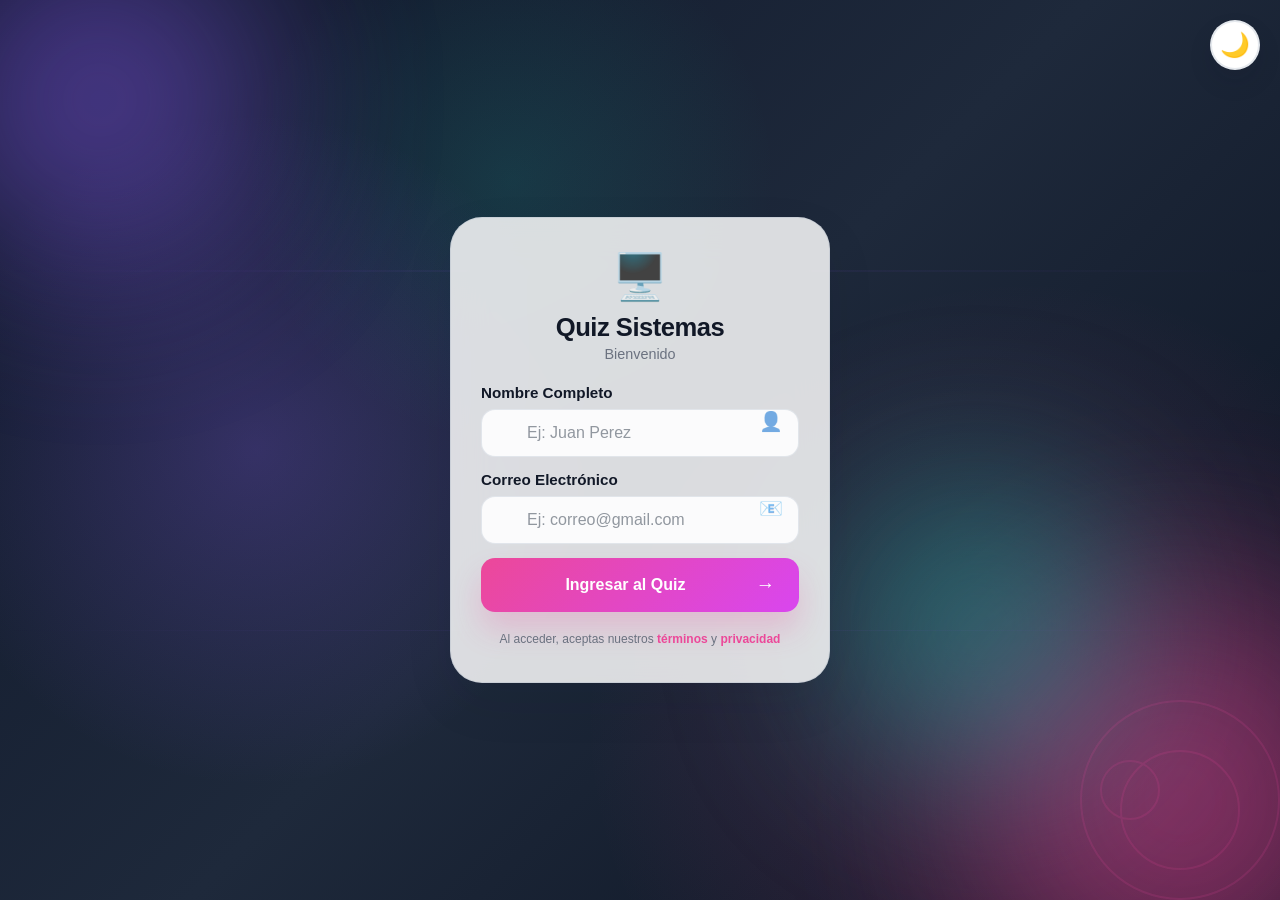
<file: Index.html>
<!DOCTYPE html>
<html lang="es">
<head>
    <meta charset="UTF-8">
    <meta name="viewport" content="width=device-width, initial-scale=1.0">
    <title>Quiz de Sistemas</title>
    <link rel="stylesheet" href="styles.css">
</head>
<body>

    <!-- Toggle de tema con menú -->
    <div class="menu-tema-container">
        <button id="btn-toggle-tema" class="toggle-tema" aria-label="Menú de opciones">
            <span class="icono-tema">🌙</span>
        </button>
        <div id="menu-desplegable" class="menu-desplegable" style="display: none;">
            <button class="opcion-menu" id="opcion-tema">
                <span class="icono-opcion">🌙</span>
                <span class="texto-opcion">Cambiar Tema</span>
            </button>
            <button class="opcion-menu" id="opcion-salir">
                <span class="icono-opcion">🚪</span>
                <span class="texto-opcion">Salir de Sesión</span>
            </button>
            <button class="opcion-menu" id="opcion-info">
                <span class="icono-opcion">❓</span>
                <span class="texto-opcion">Información</span>
            </button>
        </div>
    </div>

    <div class="container">
        <!-- VISTA 1: EL LOBBY -->
        <section id="vista-lobby">
            <h1>Bienvenido al Quiz de Sistemas</h1>
            <p>Selecciona una categoría para comenzar:</p>
            
            <div class="categorias-grid">
                <!-- Nueva: Sistemas Operativos -->
<div class="card-categoria" data-categoria="sistemas">
    <span class="icono">💽</span>
    <h3>Sistemas Operativos</h3>
    <button class="btn-comenzar">Empezar Quiz</button>
</div>

<!-- Nueva: Ciberseguridad -->
<div class="card-categoria" data-categoria="seguridad">
    <span class="icono">🛡️</span>
    <h3>Ciberseguridad</h3>
    <button class="btn-comenzar">Empezar Quiz</button>
</div>

<!-- Nueva: Software -->
<div class="card-categoria" data-categoria="software">
    <span class="icono">📂</span>
    <h3>Software</h3>
    <button class="btn-comenzar">Empezar Quiz</button>
</div>
                <div class="card-categoria" data-categoria="hardware">
                    <span class="icono">🖥️</span>
                    <h3>Hardware</h3>
                    <button class="btn-comenzar">Empezar Quiz</button>
                </div>

                <div class="card-categoria" data-categoria="redes">
                    <span class="icono">🌐</span>
                    <h3>Redes</h3>
                    <button class="btn-comenzar">Empezar Quiz</button>
                </div>

                <div class="card-categoria" data-categoria="python">
                    <span class="icono">🐍</span>
                    <h3>Python</h3>
                    <button class="btn-comenzar">Empezar Quiz</button>
                </div>
            </div>
        </section>

        <!-- VISTA 2: EL JUEGO -->

        <section id="vista-juego" style="display: none;">
            <header class="header-juego">
                
<div class="barra-progreso-fondo">
    <div id="barra-progreso-relleno"></div>
</div>
                <button id="btn-volver">← Volver al Lobby</button>
                <div class="info-superior">
                    <span id="nombre-categoria">CATEGORÍA</span>
                    <div class="puntaje-mini">Puntos: <span id="puntaje">0</span></div>
                </div>
            </header>

            <div id="contenedor-preguntas"></div>

            <div id="resultado-final" style="display:none;" class="pregunta-card">
                <h3>¡Quiz Completado!</h3>
                <p id="mensaje-puntos"></p>
                <button id="btn-final-volver" class="btn-comenzar">Volver al Inicio</button>
            </div>
        </section>
    </div>

    <!-- Modal de Información -->
    <div id="modal-info" class="modal" style="display: none;">
        <div class="modal-contenido">
            <button class="btn-cerrar-modal">&times;</button>
            <h2>Sobre Quiz de Sistemas</h2>
            <p>Este quiz es una plataforma educativa diseñada para poner a prueba y mejorar tus conocimientos en temas relacionados con sistemas informáticos.</p>
            <h3>Categorías disponibles:</h3>
            <ul>
                <li><strong>Sistemas Operativos:</strong> Aprende sobre el software que controla el hardware</li>
                <li><strong>Ciberseguridad:</strong> Protege tus datos y sistemas de amenazas</li>
                <li><strong>Software:</strong> Conoce las aplicaciones y programas más importantes</li>
                <li><strong>Hardware:</strong> Domina los componentes físicos de las computadoras</li>
                <li><strong>Redes:</strong> Comprende cómo se conectan los dispositivos</li>
                <li><strong>Python:</strong> Aprende uno de los lenguajes de programación más populares</li>
            </ul>
            <p>¡Pon a prueba tus conocimientos y mejora tus habilidades informáticas!</p>
        </div>
    </div>

    <!-- Footer -->
    <footer class="footer-main">
        <p>&copy; 2024 Quiz de Sistemas. Todos los derechos reservados.</p>
    </footer>

    <script src="script.js"></script>
</body>
</html>
</file>
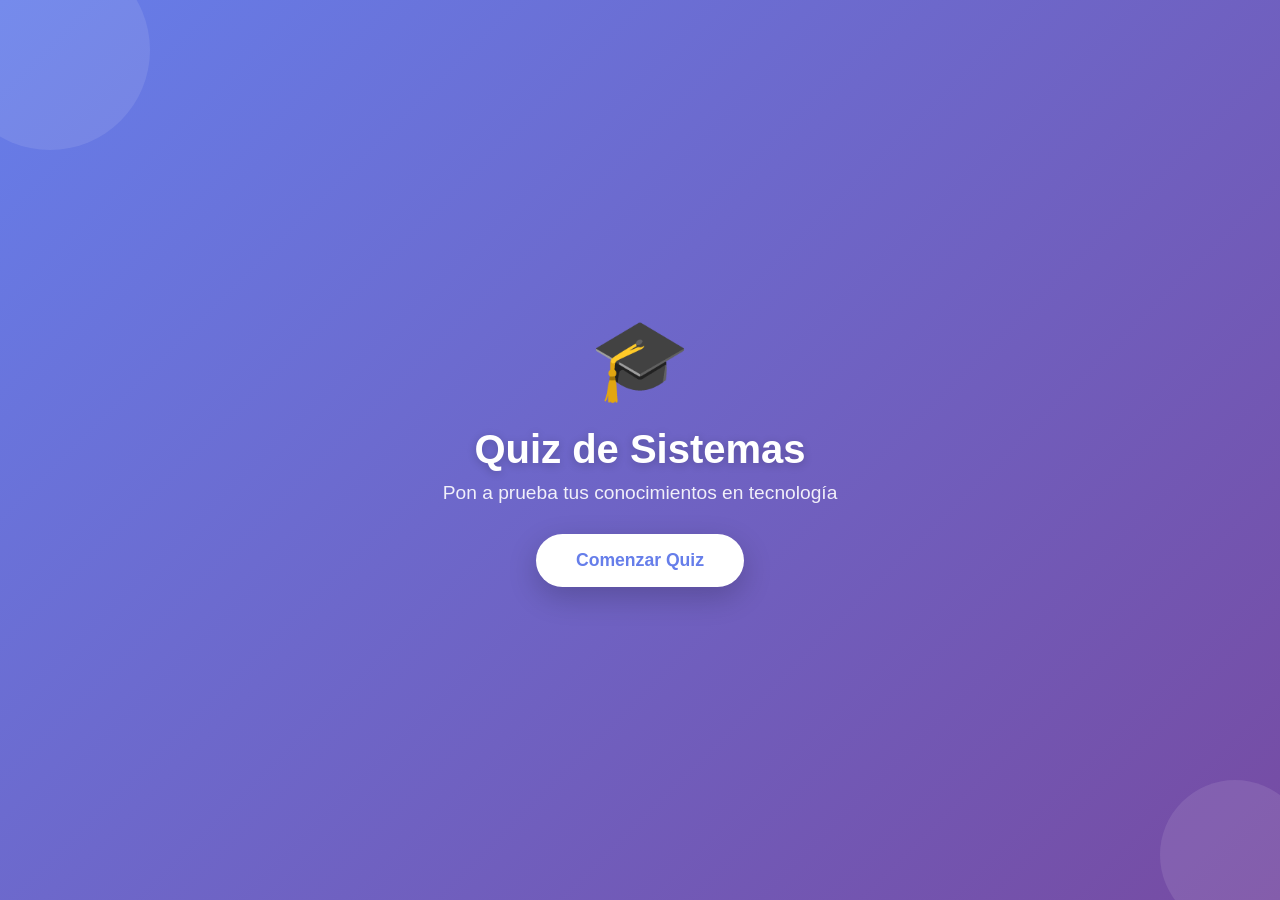
<file: inicio.html>
<!DOCTYPE html>
<html lang="es">
<head>
    <meta charset="UTF-8">
    <meta name="viewport" content="width=device-width, initial-scale=1.0">
    <title>Quiz de Sistemas - Inicio</title>
    <style>
        * {
            margin: 0;
            padding: 0;
            box-sizing: border-box;
        }

        body {
            min-height: 100vh;
            font-family: 'Segoe UI', sans-serif;
            background: linear-gradient(135deg, #667eea 0%, #764ba2 100%);
            display: flex;
            justify-content: center;
            align-items: center;
        }

        .contenedor {
            text-align: center;
            color: white;
            animation: aparecer 0.8s ease;
        }

        .icono-principal {
            font-size: 5rem;
            margin-bottom: 20px;
            animation: girar 3s ease-in-out infinite;
        }

        h1 {
            font-size: 2.5rem;
            margin-bottom: 10px;
            text-shadow: 0 2px 10px rgba(0, 0, 0, 0.2);
        }

        p {
            font-size: 1.2rem;
            margin-bottom: 30px;
            opacity: 0.9;
        }

        .btn-inicio {
            display: inline-block;
            padding: 16px 40px;
            background: white;
            color: #667eea;
            text-decoration: none;
            border-radius: 30px;
            font-weight: 700;
            font-size: 1.1rem;
            transition: all 0.3s ease;
            box-shadow: 0 10px 30px rgba(0, 0, 0, 0.2);
        }

        .btn-inicio:hover {
            transform: translateY(-3px) scale(1.05);
            box-shadow: 0 15px 40px rgba(0, 0, 0, 0.3);
        }

        @keyframes aparecer {
            from {
                opacity: 0;
                transform: translateY(30px);
            }
            to {
                opacity: 1;
                transform: translateY(0);
            }
        }

        @keyframes girar {
            0%, 100% { transform: rotateY(0deg) scale(1); }
            50% { transform: rotateY(180deg) scale(1.1); }
        }

        .elementos-decorativos {
            position: fixed;
            top: 0;
            left: 0;
            width: 100%;
            height: 100%;
            pointer-events: none;
            z-index: -1;
            overflow: hidden;
        }

        .circulo {
            position: absolute;
            border-radius: 50%;
            background: rgba(255, 255, 255, 0.1);
            animation: flotar 15s ease-in-out infinite;
        }

        .circulo-1 {
            width: 200px;
            height: 200px;
            top: -50px;
            left: -50px;
        }

        .circulo-2 {
            width: 150px;
            height: 150px;
            bottom: -30px;
            right: -30px;
            animation-delay: 5s;
        }

        @keyframes flotar {
            0%, 100% { transform: translate(0, 0); }
            50% { transform: translate(30px, 30px); }
        }
    </style>
</head>
<body>
    <div class="elementos-decorativos">
        <div class="circulo circulo-1"></div>
        <div class="circulo circulo-2"></div>
    </div>

    <div class="contenedor">
        <div class="icono-principal">🎓</div>
        <h1>Quiz de Sistemas</h1>
        <p>Pon a prueba tus conocimientos en tecnología</p>
        <a href="login.html" class="btn-inicio">Comenzar Quiz</a>
    </div>
</body>
</html>
</file>
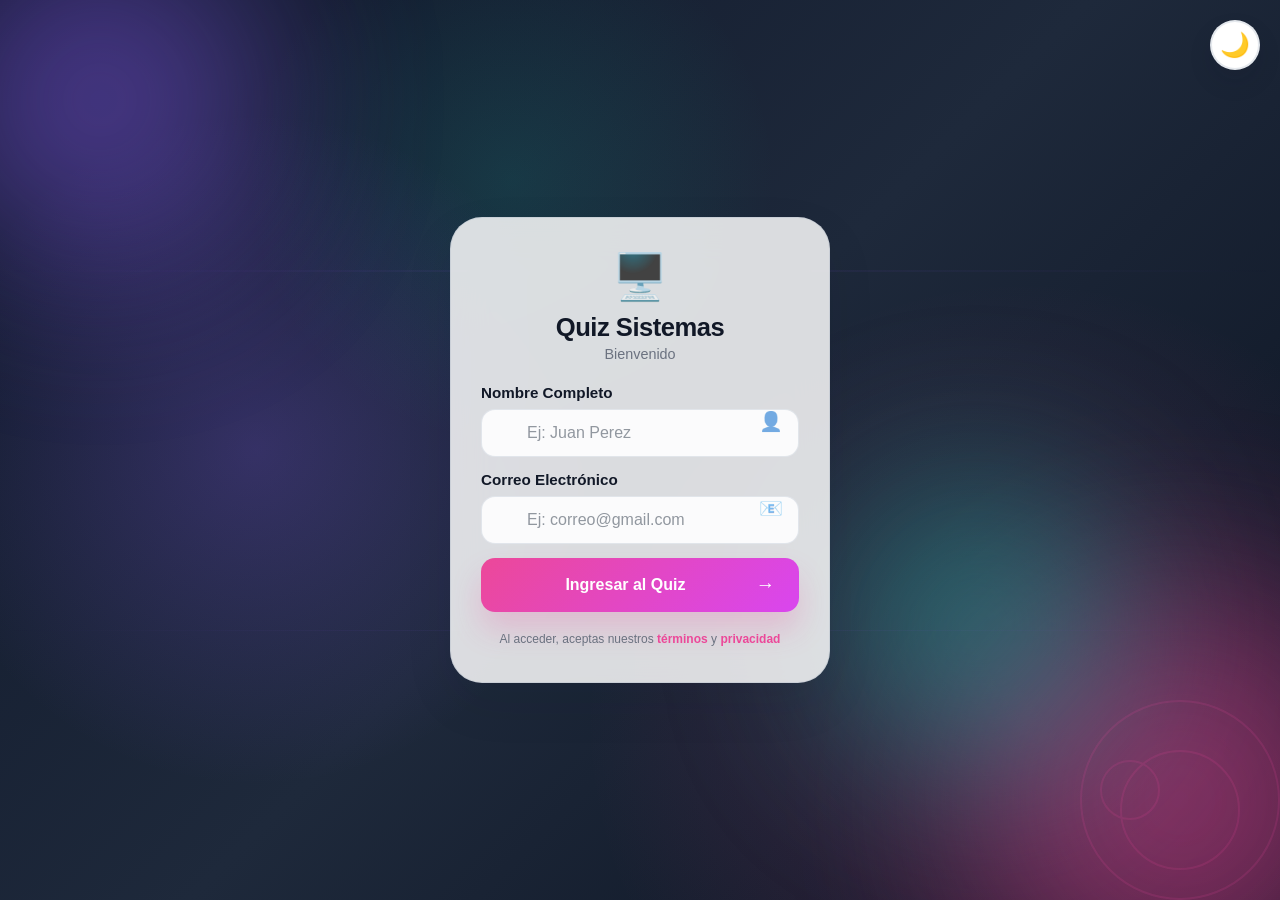
<file: login.html>
<!DOCTYPE html>
<html lang="es">
<head>
    <meta charset="UTF-8">
    <meta name="viewport" content="width=device-width, initial-scale=1.0">
    <title>Login - Quiz de Sistemas</title>
    <link rel="stylesheet" href="login-styles.css">
</head>
<body>
    <!-- Toggle de tema con menú -->
    <div class="menu-tema-container">
        <button id="btn-toggle-tema-login" class="toggle-tema" aria-label="Menú de opciones">
            <span class="icono-tema">🌙</span>
        </button>
        <div id="menu-desplegable-login" class="menu-desplegable" style="display: none;">
            <button class="opcion-menu" id="opcion-tema-login">
                <span class="icono-opcion">🌙</span>
                <span class="texto-opcion">Cambiar Tema</span>
            </button>
            <button class="opcion-menu" id="opcion-info-login">
                <span class="icono-opcion">❓</span>
                <span class="texto-opcion">Información</span>
            </button>
        </div>
    </div>

    <div class="fondo-tech">
        <div class="orb orb-1"></div>
        <div class="orb orb-2"></div>
        <div class="orb orb-3"></div>
        <div class="linea-tech linea-1"></div>
        <div class="linea-tech linea-2"></div>
    </div>

    <div class="contenedor-login">
        <div class="tarjeta-login">
            <!-- Logo/Título -->
            <div class="logo-section">
                <div class="logo-icono">🖥️</div>
                <h1>Quiz Sistemas</h1>
                <p>Bienvenido</p>
            </div>

            <!-- Formulario -->
            <form id="formulario-login" class="formulario">
                <div class="grupo-input">
                    <label for="nombre">Nombre Completo</label>
                    <input 
                        type="text" 
                        id="nombre" 
                        name="nombre" 
                        placeholder="Ej: Juan Perez" 
                        required
                    >
                    <span class="icono-input">👤</span>
                </div>

                <div class="grupo-input">
                    <label for="correo">Correo Electrónico</label>
                    <input 
                        type="email" 
                        id="correo" 
                        name="correo" 
                        placeholder="Ej: correo@gmail.com" 
                        required
                    >
                    <span class="icono-input">📧</span>
                </div>

                <button type="submit" class="btn-ingresar">
                    <span class="texto-btn">Ingresar al Quiz</span>
                    <span class="icono-btn">→</span>
                </button>
            </form>

            <!-- Footer -->
            <div class="footer-login">
                <p>Al acceder, aceptas nuestros <a href="#">términos</a> y <a href="#">privacidad</a></p>
            </div>
        </div>

        <!-- Elemento decorativo lateral -->
        <div class="decorativo-lateral">
            <div class="circulos">
                <div class="circulo circulo-1"></div>
                <div class="circulo circulo-2"></div>
                <div class="circulo circulo-3"></div>
            </div>
        </div>
    </div>

    <!-- Modal de Información -->
    <div id="modal-info-login" class="modal" style="display: none;">
        <div class="modal-contenido">
            <button class="btn-cerrar-modal">&times;</button>
            <h2>Sobre Quiz de Sistemas</h2>
            <p>Este quiz es una plataforma educativa diseñada para poner a prueba y mejorar tus conocimientos en temas relacionados con sistemas informáticos.</p>
            <h3>Categorías disponibles:</h3>
            <ul>
                <li><strong>Sistemas Operativos:</strong> Aprende sobre el software que controla el hardware</li>
                <li><strong>Ciberseguridad:</strong> Protege tus datos y sistemas de amenazas</li>
                <li><strong>Software:</strong> Conoce las aplicaciones y programas más importantes</li>
                <li><strong>Hardware:</strong> Domina los componentes físicos de las computadoras</li>
                <li><strong>Redes:</strong> Comprende cómo se conectan los dispositivos</li>
                <li><strong>Python:</strong> Aprende uno de los lenguajes de programación más populares</li>
            </ul>
            <p>¡Pon a prueba tus conocimientos y mejora tus habilidades informáticas!</p>
        </div>
    </div>

    <script src="login-script.js"></script>
</body>
</html>
</file>
<file: styles.css>
/* Variables de diseño */
:root {
    color-scheme: light;
    --bg-body: #eef2ff;
    --bg-panel: rgba(255, 255, 255, 0.84);
    --bg-panel-strong: #ffffff;
    --text: #111827;
    --text-muted: #4b5563;
    --text-soft: #6b7280;
    --border: rgba(148, 163, 184, 0.25);
    --shadow: 0 20px 50px rgba(15, 23, 42, 0.08);
    --primary: #8b5cf6;
    --primary-strong: #ec4899;
    --accent: #14b8a6;
    --surface: rgba(255, 255, 255, 0.9);
    --btn-hover: #d946ef;
    --progress: linear-gradient(90deg, #ec4899, #8b5cf6);
}

@media (prefers-color-scheme: dark) {
    :root {
        color-scheme: dark;
        --bg-body: #0b1220;
        --bg-panel: rgba(15, 23, 42, 0.88);
        --bg-panel-strong: #111827;
        --text: #f8fafc;
        --text-muted: #cbd5e1;
        --text-soft: #94a3b8;
        --border: rgba(148, 163, 184, 0.18);
        --shadow: 0 20px 50px rgba(0, 0, 0, 0.45);
        --primary: #7c3aed;
        --primary-strong: #f472b6;
        --accent: #2dd4bf;
        --surface: rgba(30, 41, 59, 0.96);
        --btn-hover: #db2777;
        --progress: linear-gradient(90deg, #ec4899, #7c3aed);
    }
}

/* Tema oscuro forzado */
html[data-tema="oscuro"] {
    color-scheme: dark;
}

html[data-tema="oscuro"],
html[data-tema="oscuro"] :root {
    --bg-body: #0b1220;
    --bg-panel: rgba(15, 23, 42, 0.88);
    --bg-panel-strong: #111827;
    --text: #f8fafc;
    --text-muted: #cbd5e1;
    --text-soft: #94a3b8;
    --border: rgba(148, 163, 184, 0.18);
    --shadow: 0 20px 50px rgba(0, 0, 0, 0.45);
    --primary: #7c3aed;
    --primary-strong: #f472b6;
    --accent: #2dd4bf;
    --surface: rgba(30, 41, 59, 0.96);
    --btn-hover: #db2777;
    --progress: linear-gradient(90deg, #ec4899, #7c3aed);
}

/* Tema claro forzado */
html[data-tema="claro"] {
    color-scheme: light;
}

html[data-tema="claro"],
html[data-tema="claro"] :root {
    --bg-body: #eef2ff;
    --bg-panel: rgba(255, 255, 255, 0.84);
    --bg-panel-strong: #ffffff;
    --text: #111827;
    --text-muted: #4b5563;
    --text-soft: #6b7280;
    --border: rgba(148, 163, 184, 0.25);
    --shadow: 0 20px 50px rgba(15, 23, 42, 0.08);
    --primary: #8b5cf6;
    --primary-strong: #ec4899;
    --accent: #14b8a6;
    --surface: rgba(255, 255, 255, 0.9);
    --btn-hover: #d946ef;
    --progress: linear-gradient(90deg, #ec4899, #8b5cf6);
}


* {
    margin: 0;
    padding: 0;
    box-sizing: border-box;
}

html {
    scroll-behavior: smooth;
}

/* Toggle de tema */
.toggle-tema {
    position: fixed;
    top: 20px;
    right: 20px;
    z-index: 9999;
    width: 50px;
    height: 50px;
    border-radius: 50%;
    border: 2px solid var(--border);
    background: var(--bg-panel-strong);
    color: var(--text);
    font-size: 1.5rem;
    cursor: pointer;
    display: flex;
    align-items: center;
    justify-content: center;
    transition: transform 0.3s ease, box-shadow 0.3s ease, background 0.3s ease, border-color 0.3s ease;
    box-shadow: 0 12px 24px rgba(15, 23, 42, 0.1);
}

.toggle-tema:hover {
    transform: scale(1.08) rotate(15deg);
    box-shadow: 0 18px 35px rgba(15, 23, 42, 0.15);
}

.toggle-tema:active {
    transform: scale(0.95);
}

.icono-tema {
    display: inline-block;
    transition: transform 0.4s ease;
}

.toggle-tema:hover .icono-tema {
    transform: rotate(-30deg);
}


body {
    min-height: 100vh;
    font-family: 'Segoe UI', sans-serif;
    background: radial-gradient(circle at top left, rgba(139, 92, 246, 0.18), transparent 28%),
                radial-gradient(circle at bottom right, rgba(236, 72, 153, 0.15), transparent 22%),
                var(--bg-body);
    color: var(--text);
    padding: 40px 40px 80px 40px;
    display: flex;
    justify-content: center;
    align-items: flex-start;
}

.container {
    width: min(100%, 1080px);
    padding: 35px;
    border-radius: 30px;
    background: var(--bg-panel);
    box-shadow: var(--shadow);
    backdrop-filter: blur(18px);
    border: 1px solid var(--border);
    color: var(--text);
}

h1 {
    text-align: center;
    margin-bottom: 10px;
    font-size: clamp(2rem, 3vw, 3rem);
    letter-spacing: -0.025em;
}

p {
    text-align: center;
    color: var(--text-soft);
    margin-bottom: 35px;
    font-size: 1.05rem;
}

#vista-lobby,
#vista-juego {
    animation: aparecer 0.6s ease both;
}

.categorias-grid {
    display: grid;
    grid-template-columns: repeat(auto-fit, minmax(240px, 1fr));
    gap: 24px;
}

.card-categoria {
    position: relative;
    background: var(--surface);
    color: var(--text);
    border-radius: 24px;
    padding: 28px 24px 30px;
    text-align: center;
    box-shadow: 0 18px 40px rgba(15, 23, 42, 0.08);
    cursor: pointer;
    transition: transform 0.35s ease, border-color 0.35s ease, box-shadow 0.35s ease, background 0.35s ease;
    border: 1px solid transparent;
    overflow: hidden;
}

.card-categoria::before {
    content: '';
    position: absolute;
    inset: 0;
    background: linear-gradient(135deg, rgba(139, 92, 246, 0.12), transparent 40%);
    opacity: 0;
    transition: opacity 0.35s ease;
    border-radius: inherit;
}

.card-categoria:hover {
    transform: translateY(-8px) scale(1.01);
    box-shadow: 0 28px 50px rgba(15, 23, 42, 0.14);
    border-color: rgba(236, 72, 153, 0.25);
}

.card-categoria:hover::before {
    opacity: 1;
}

.icono {
    font-size: 3.3rem;
    display: block;
    margin-bottom: 18px;
    color: var(--text);
}

.card-categoria h3 {
    font-size: 1.25rem;
    margin-bottom: 18px;
    color: var(--text);
}

.btn-comenzar {
    display: inline-flex;
    align-items: center;
    justify-content: center;
    gap: 0.5rem;
    background: var(--primary-strong);
    color: white;
    border: none;
    padding: 14px 26px;
    border-radius: 999px;
    cursor: pointer;
    font-weight: 700;
    transition: transform 0.25s ease, background 0.25s ease, box-shadow 0.25s ease;
    box-shadow: 0 18px 30px rgba(54, 55, 143, 0.18);
}

.btn-comenzar:hover {
    transform: translateY(-1px) scale(1.02);
    background: var(--btn-hover);
    box-shadow: 0 22px 40px rgba(236, 72, 153, 0.22);
}

.header-juego {
    display: grid;
    grid-template-columns: auto 1fr auto auto auto;
    align-items: center;
    gap: 20px;
    background: var(--bg-panel-strong);
    padding: 22px 26px;
    border-radius: 24px;
    margin-bottom: 26px;
    border: 1px solid var(--border);
}

.info-usuario {
    display: flex;
    align-items: center;
}

.nombre-usuario {
    font-weight: 700;
    color: var(--primary-strong);
    font-size: 0.95rem;
    white-space: nowrap;
}

.info-superior {
    text-align: right;
    color: var(--text-soft);
}

#btn-volver {
    background: rgba(236, 72, 153, 0.1);
    color: var(--primary-strong);
    border: 1px solid rgba(248, 5, 126, 0.22);
    border-radius: 999px;
    padding: 12px 18px;
    font-weight: 700;
    cursor: pointer;
    transition: background 0.25s ease, transform 0.25s ease;
}

#btn-volver:hover {
    background: rgba(236, 72, 153, 0.18);
    transform: translateY(-1px);
}

.pregunta-card {
    background: var(--bg-panel-strong);
    padding: 30px;
    border-radius: 24px;
    box-shadow: 0 20px 45px rgba(15, 23, 42, 0.08);
    border: 1px solid var(--border);
    animation: aparecer 0.5s ease both;
}

.pregunta-card h3 {
    color: var(--text);
    font-size: 1.35rem;
    margin-bottom: 20px;
}

.opciones {
    display: grid;
    grid-template-columns: repeat(2, minmax(0, 1fr));
    gap: 16px;
    margin-top: 20px;
}

.opcion {
    padding: 18px 20px;
    border: 1px solid rgba(148, 163, 184, 0.25);
    border-radius: 18px;
    background: var(--surface);
    cursor: pointer;
    transition: transform 0.22s ease, background 0.22s ease, border-color 0.22s ease, box-shadow 0.22s ease;
    font-weight: 600;
    font-size: 1rem;
    color: var(--text);
}

.opcion:hover:not(:disabled) {
    background: rgba(236, 72, 153, 0.08);
    border-color: rgba(236, 72, 153, 0.35);
    transform: translateY(-2px) scale(1.01);
    box-shadow: 0 12px 25px rgba(236, 72, 153, 0.1);
}

.opcion:disabled {
    cursor: default;
    opacity: 0.72;
}

.barra-progreso-fondo {
    width: 100%;
    height: 12px;
    background: rgba(148, 163, 184, 0.18);
    border-radius: 999px;
    overflow: hidden;
    margin-bottom: 20px;
}

#barra-progreso-relleno {
    width: 0%;
    height: 100%;
    background: var(--progress);
    transition: width 0.45s ease;
}

.puntaje-mini {
    font-weight: 700;
    color: var(--text);
}

#resultado-final {
    text-align: center;
}

#resultado-final h3 {
    margin-bottom: 12px;
}

#resultado-final p {
    color: var(--text-soft);
    margin-bottom: 24px;
}

@keyframes aparecer {
    from { opacity: 0; transform: translateY(24px); }
    to { opacity: 1; transform: translateY(0); }
}

@keyframes flotar {
    0%, 100% { transform: translateY(0); }
    50% { transform: translateY(-4px); }
}

.card-categoria {
    animation: flotar 6s ease-in-out infinite;
}

.card-categoria[data-categoria="hardware"] { border-bottom: 5px solid #3b82f6; }
.card-categoria[data-categoria="redes"] { border-bottom: 5px solid #10b981; }
.card-categoria[data-categoria="python"] { border-bottom: 5px solid #f59e0b; }
.card-categoria[data-categoria="seguridad"] { border-bottom: 5px solid #ef4444; }
.card-categoria[data-categoria="sistemas"] { border-bottom: 5px solid #7c3aed; }
.card-categoria[data-categoria="software"] { border-bottom: 5px solid #22c55e; }

@media (max-width: 900px) {
    body {
        padding: 24px;
    }

    .container {
        padding: 26px;
    }

    .header-juego {
        grid-template-columns: 1fr;
        text-align: center;
    }

    .info-superior {
        text-align: center;
    }
}

@media (max-width: 720px) {
    .categorias-grid {
        grid-template-columns: 1fr;
        gap: 18px;
    }

    .card-categoria {
        padding: 24px;
    }

    .btn-comenzar,
    .opcion,
    #btn-volver {
        width: 100%;
    }

    .header-juego {
        padding: 18px 20px;
    }

    .pregunta-card {
        padding: 24px;
    }

    .opciones {
        grid-template-columns: 1fr;
    }
}

@media (max-width: 520px) {
    body {
        padding: 16px;
    }

    .container {
        border-radius: 22px;
        padding: 20px;
    }

    h1 {
        font-size: 2rem;
    }

    p {
        font-size: 1rem;
    }

    .icono {
        font-size: 2.4rem;
    }

    .card-categoria {
        padding: 22px;
    }

    .btn-comenzar {
        padding: 14px;
    }

    .toggle-tema {
        width: 45px;
        height: 45px;
        top: 12px;
        right: 12px;
        font-size: 1.2rem;
    }
}

/* ============ MENÚ DESPLEGABLE ============ */
.menu-tema-container {
    position: relative;
}

.menu-desplegable {
    position: fixed;
    top: 80px;
    right: 20px;
    background: var(--bg-panel-strong);
    border: 1px solid var(--border);
    border-radius: 12px;
    box-shadow: 0 12px 35px rgba(15, 23, 42, 0.15);
    display: flex;
    flex-direction: column;
    z-index: 1000;
    min-width: 200px;
    overflow: hidden;
    animation: aparecer-menu 0.3s ease;
}

@keyframes aparecer-menu {
    from {
        opacity: 0;
        transform: translateY(-10px);
    }
    to {
        opacity: 1;
        transform: translateY(0);
    }
}

.opcion-menu {
    padding: 14px 16px;
    background: transparent;
    border: none;
    color: var(--text);
    font-size: 0.95rem;
    cursor: pointer;
    display: flex;
    align-items: center;
    gap: 12px;
    transition: all 0.2s ease;
    border-bottom: 1px solid var(--border);
}

.opcion-menu:last-child {
    border-bottom: none;
}

.opcion-menu:hover {
    background: var(--bg-body);
    padding-left: 20px;
}

.icono-opcion {
    font-size: 1.2rem;
    display: inline-block;
}

.texto-opcion {
    font-weight: 500;
}

/* ============ MODAL ============ */
.modal {
    position: fixed;
    top: 0;
    left: 0;
    width: 100%;
    height: 100%;
    background: rgba(0, 0, 0, 0.5);
    display: flex;
    justify-content: center;
    align-items: center;
    z-index: 2000;
    animation: fade-in 0.3s ease;
}

@keyframes fade-in {
    from {
        opacity: 0;
    }
    to {
        opacity: 1;
    }
}

.modal-contenido {
    background: var(--bg-panel-strong);
    border-radius: 16px;
    padding: 32px;
    max-width: 500px;
    width: 90%;
    max-height: 80vh;
    overflow-y: auto;
    box-shadow: 0 20px 60px rgba(0, 0, 0, 0.3);
    position: relative;
    animation: slide-up 0.4s ease;
}

@keyframes slide-up {
    from {
        opacity: 0;
        transform: translateY(30px);
    }
    to {
        opacity: 1;
        transform: translateY(0);
    }
}

.btn-cerrar-modal {
    position: absolute;
    top: 16px;
    right: 16px;
    background: transparent;
    border: none;
    font-size: 2rem;
    cursor: pointer;
    color: var(--text-soft);
    transition: color 0.2s ease;
    width: 40px;
    height: 40px;
    display: flex;
    align-items: center;
    justify-content: center;
}

.btn-cerrar-modal:hover {
    color: var(--text);
}

.modal-contenido h2 {
    color: var(--text);
    font-size: 1.8rem;
    margin-bottom: 16px;
    margin-top: 12px;
}

.modal-contenido h3 {
    color: var(--text);
    font-size: 1.2rem;
    margin-top: 20px;
    margin-bottom: 12px;
    font-weight: 600;
}

.modal-contenido p {
    color: var(--text-soft);
    font-size: 0.95rem;
    line-height: 1.6;
    margin-bottom: 14px;
}

.modal-contenido ul {
    list-style: none;
    margin-left: 0;
}

.modal-contenido li {
    color: var(--text-soft);
    font-size: 0.95rem;
    line-height: 1.8;
    margin-bottom: 10px;
    padding-left: 20px;
    position: relative;
}

.modal-contenido li:before {
    content: "→";
    position: absolute;
    left: 0;
    color: var(--primary);
    font-weight: bold;
}

/* ============ FOOTER ============ */
.footer-main {
    position: fixed;
    bottom: 0;
    left: 0;
    right: 0;
    background: var(--bg-panel);
    border-top: 1px solid var(--border);
    padding: 16px 20px;
    text-align: center;
    backdrop-filter: blur(20px);
    z-index: 100;
}

.footer-main p {
    color: var(--text-soft);
    font-size: 0.9rem;
    font-weight: 500;
    margin: 0;
    letter-spacing: 0.3px;
}
</file>
<file: login-styles.css>
/* ============ VARIABLES DE DISEÑO ============ */
:root {
    color-scheme: light;
    --bg-body: #eef2ff;
    --bg-panel: rgba(255, 255, 255, 0.84);
    --bg-panel-strong: #ffffff;
    --text: #111827;
    --text-muted: #4b5563;
    --text-soft: #6b7280;
    --border: rgba(148, 163, 184, 0.25);
    --shadow: 0 20px 50px rgba(15, 23, 42, 0.08);
    --primary: #8b5cf6;
    --primary-strong: #ec4899;
    --accent: #14b8a6;
    --surface: rgba(255, 255, 255, 0.9);
    --btn-hover: #d946ef;
}

@media (prefers-color-scheme: dark) {
    :root {
        color-scheme: dark;
        --bg-body: #0b1220;
        --bg-panel: rgba(15, 23, 42, 0.88);
        --bg-panel-strong: #111827;
        --text: #f8fafc;
        --text-muted: #cbd5e1;
        --text-soft: #94a3b8;
        --border: rgba(148, 163, 184, 0.18);
        --shadow: 0 20px 50px rgba(0, 0, 0, 0.45);
        --primary: #7c3aed;
        --primary-strong: #f472b6;
        --accent: #2dd4bf;
        --surface: rgba(30, 41, 59, 0.96);
        --btn-hover: #db2777;
    }
}

html[data-tema="oscuro"] {
    color-scheme: dark;
}

html[data-tema="oscuro"],
html[data-tema="oscuro"] :root {
    --bg-body: #0b1220;
    --bg-panel: rgba(15, 23, 42, 0.88);
    --bg-panel-strong: #111827;
    --text: #f8fafc;
    --text-muted: #cbd5e1;
    --text-soft: #94a3b8;
    --border: rgba(148, 163, 184, 0.18);
    --shadow: 0 20px 50px rgba(0, 0, 0, 0.45);
    --primary: #7c3aed;
    --primary-strong: #f472b6;
    --accent: #2dd4bf;
    --surface: rgba(30, 41, 59, 0.96);
    --btn-hover: #db2777;
}

html[data-tema="claro"] {
    color-scheme: light;
}

html[data-tema="claro"],
html[data-tema="claro"] :root {
    --bg-body: #eef2ff;
    --bg-panel: rgba(255, 255, 255, 0.84);
    --bg-panel-strong: #ffffff;
    --text: #111827;
    --text-muted: #4b5563;
    --text-soft: #6b7280;
    --border: rgba(148, 163, 184, 0.25);
    --shadow: 0 20px 50px rgba(15, 23, 42, 0.08);
    --primary: #8b5cf6;
    --primary-strong: #ec4899;
    --accent: #14b8a6;
    --surface: rgba(255, 255, 255, 0.9);
    --btn-hover: #d946ef;
}

/* ============ RESET Y BASE ============ */
* {
    margin: 0;
    padding: 0;
    box-sizing: border-box;
}

html {
    scroll-behavior: smooth;
}

/* ============ BODY Y FONDO ============ */
body {
    min-height: 100vh;
    font-family: 'Segoe UI', sans-serif;
    background: var(--bg-body);
    color: var(--text);
    display: flex;
    justify-content: center;
    align-items: center;
    overflow: hidden;
    position: relative;
}

/* ============ FONDO TECNOLÓGICO ============ */
.fondo-tech {
    position: fixed;
    top: 0;
    left: 0;
    width: 100%;
    height: 100%;
    background: 
        radial-gradient(circle at 20% 50%, rgba(139, 92, 246, 0.25) 0%, transparent 30%),
        radial-gradient(circle at 80% 80%, rgba(236, 72, 153, 0.2) 0%, transparent 35%),
        radial-gradient(circle at 40% 20%, rgba(20, 184, 166, 0.15) 0%, transparent 25%),
        linear-gradient(135deg, #0f172a 0%, #1e293b 50%, #0b1220 100%);
    z-index: -1;
}

.orb {
    position: absolute;
    border-radius: 50%;
    filter: blur(80px);
    opacity: 0.6;
}

.orb-1 {
    width: 400px;
    height: 400px;
    background: radial-gradient(circle, #8b5cf6, transparent);
    top: -100px;
    left: -100px;
    animation: flotar-orb 15s ease-in-out infinite;
}

.orb-2 {
    width: 500px;
    height: 500px;
    background: radial-gradient(circle, #ec4899, transparent);
    bottom: -150px;
    right: -150px;
    animation: flotar-orb 20s ease-in-out infinite reverse;
}

.orb-3 {
    width: 350px;
    height: 350px;
    background: radial-gradient(circle, #14b8a6, transparent);
    top: 50%;
    right: 10%;
    animation: flotar-orb 18s ease-in-out infinite;
}

.linea-tech {
    position: absolute;
    background: linear-gradient(90deg, transparent, rgba(139, 92, 246, 0.3), transparent);
    opacity: 0.3;
}

.linea-1 {
    width: 100%;
    height: 2px;
    top: 30%;
    animation: mover-linea 8s ease-in-out infinite;
}

.linea-2 {
    width: 100%;
    height: 1px;
    top: 70%;
    animation: mover-linea 10s ease-in-out infinite reverse;
}

@keyframes flotar-orb {
    0%, 100% { transform: translate(0, 0) scale(1); }
    50% { transform: translate(30px, 30px) scale(1.1); }
}

@keyframes mover-linea {
    0%, 100% { opacity: 0.1; }
    50% { opacity: 0.4; }
}

/* ============ TOGGLE TEMA ============ */
.toggle-tema {
    position: fixed;
    top: 20px;
    right: 20px;
    z-index: 9999;
    width: 50px;
    height: 50px;
    border-radius: 50%;
    border: 2px solid var(--border);
    background: var(--bg-panel-strong);
    color: var(--text);
    font-size: 1.5rem;
    cursor: pointer;
    display: flex;
    align-items: center;
    justify-content: center;
    transition: transform 0.3s ease, box-shadow 0.3s ease, background 0.3s ease;
    box-shadow: 0 12px 24px rgba(15, 23, 42, 0.1);
}

.toggle-tema:hover {
    transform: scale(1.08) rotate(15deg);
    box-shadow: 0 18px 35px rgba(15, 23, 42, 0.15);
}

.toggle-tema:active {
    transform: scale(0.95);
}

.icono-tema {
    display: inline-block;
    transition: transform 0.4s ease;
}

.toggle-tema:hover .icono-tema {
    transform: rotate(-30deg);
}

/* ============ CONTENEDOR PRINCIPAL ============ */
.contenedor-login {
    position: relative;
    z-index: 10;
    display: flex;
    justify-content: center;
    align-items: center;
    min-height: 100vh;
    padding: 20px;
    width: 100%;
}

/* ============ TARJETA LOGIN ============ */
.tarjeta-login {
    background: var(--bg-panel);
    border: 1px solid var(--border);
    border-radius: 32px;
    padding: 32px 30px;
    width: 100%;
    max-width: 380px;
    box-shadow: var(--shadow);
    backdrop-filter: blur(20px);
    animation: deslizar-entrada 0.8s ease both;
}

@keyframes deslizar-entrada {
    from {
        opacity: 0;
        transform: translateY(40px) scale(0.95);
    }
    to {
        opacity: 1;
        transform: translateY(0) scale(1);
    }
}

/* ============ LOGO SECTION ============ */
.logo-section {
    text-align: center;
    margin-bottom: 22px;
    animation: aparecer 0.8s ease 0.2s both;
}

.logo-icono {
    font-size: 2.8rem;
    display: inline-block;
    margin-bottom: 10px;
    animation: girar-logo 3s ease-in-out infinite;
}

@keyframes girar-logo {
    0%, 100% { transform: rotateY(0deg) scale(1); }
    50% { transform: rotateY(180deg) scale(1.05); }
}

.logo-section h1 {
    font-size: 1.6rem;
    margin-bottom: 4px;
    color: var(--text);
    font-weight: 800;
    letter-spacing: -0.5px;
}

.logo-section p {
    color: var(--text-soft);
    font-size: 0.9rem;
    font-weight: 500;
}

/* ============ FORMULARIO ============ */
.formulario {
    display: flex;
    flex-direction: column;
    gap: 14px;
    margin-bottom: 18px;
}

.grupo-input {
    position: relative;
    animation: aparecer 0.8s ease both;
}

.grupo-input:nth-child(1) { animation-delay: 0.3s; }
.grupo-input:nth-child(2) { animation-delay: 0.4s; }

@keyframes aparecer {
    from {
        opacity: 0;
        transform: translateY(20px);
    }
    to {
        opacity: 1;
        transform: translateY(0);
    }
}

.grupo-input label {
    display: block;
    font-weight: 600;
    color: var(--text);
    margin-bottom: 8px;
    font-size: 0.95rem;
}

.grupo-input input {
    width: 100%;
    padding: 14px 18px 14px 45px;
    border: 1.5px solid var(--border);
    border-radius: 14px;
    background: var(--surface);
    color: var(--text);
    font-size: 1rem;
    transition: all 0.3s ease;
    font-family: inherit;
}

.grupo-input input::placeholder {
    color: var(--text-muted);
    opacity: 0.6;
}

.grupo-input input:focus {
    outline: none;
    border-color: var(--primary-strong);
    box-shadow: 0 0 0 3px rgba(236, 72, 153, 0.1);
    background: var(--surface);
    transform: translateY(-2px);
}

.icono-input {
    position: absolute;
    right: 16px;
    top: 50%;
    transform: translateY(-50%);
    font-size: 1.2rem;
    pointer-events: none;
    opacity: 0.6;
    transition: opacity 0.3s ease;
}

.grupo-input:focus-within .icono-input {
    opacity: 1;
}

/* ============ BOTÓN INGRESAR ============ */
.btn-ingresar {
    padding: 16px 24px;
    background: linear-gradient(135deg, var(--primary-strong) 0%, var(--btn-hover) 100%);
    color: white;
    border: none;
    border-radius: 14px;
    font-weight: 700;
    font-size: 1rem;
    cursor: pointer;
    transition: all 0.35s ease;
    display: flex;
    align-items: center;
    justify-content: center;
    gap: 10px;
    box-shadow: 0 18px 30px rgba(236, 72, 153, 0.22);
    animation: aparecer 0.8s ease 0.5s both;
}

.btn-ingresar:hover {
    transform: translateY(-3px) scale(1.02);
    box-shadow: 0 24px 40px rgba(236, 72, 153, 0.3);
}

.btn-ingresar:active {
    transform: translateY(-1px) scale(0.98);
}

.texto-btn {
    flex: 1;
}

.icono-btn {
    font-size: 1.2rem;
    transition: transform 0.3s ease;
}

.btn-ingresar:hover .icono-btn {
    transform: translateX(4px);
}

/* ============ DIVIDER ============ */
.divider {
    position: relative;
    text-align: center;
    margin: 28px 0;
    font-size: 0.85rem;
    color: var(--text-soft);
    animation: aparecer 0.8s ease 0.6s both;
}

.divider::before {
    content: '';
    position: absolute;
    top: 50%;
    left: 0;
    right: 0;
    height: 1px;
    background: var(--border);
}

.divider span {
    background: var(--bg-panel);
    padding: 0 12px;
    position: relative;
    z-index: 1;
}

/* ============ SOCIAL LOGIN ============ */
.social-login {
    display: flex;
    gap: 12px;
    justify-content: center;
    margin-bottom: 24px;
    animation: aparecer 0.8s ease 0.7s both;
}

.btn-social {
    width: 48px;
    height: 48px;
    border-radius: 12px;
    border: 1.5px solid var(--border);
    background: var(--surface);
    cursor: pointer;
    display: flex;
    align-items: center;
    justify-content: center;
    font-weight: 700;
    font-size: 1.1rem;
    transition: all 0.3s ease;
    color: var(--text);
}

.btn-social:hover {
    transform: translateY(-4px) scale(1.08);
    box-shadow: 0 12px 28px rgba(15, 23, 42, 0.15);
}

.btn-social.google {
    border-color: rgba(59, 130, 246, 0.25);
    color: #3b82f6;
}

.btn-social.google:hover {
    background: rgba(59, 130, 246, 0.08);
}

.btn-social.github {
    border-color: rgba(139, 92, 246, 0.25);
    color: var(--primary);
}

.btn-social.github:hover {
    background: rgba(139, 92, 246, 0.08);
}

.btn-social.microsoft {
    border-color: rgba(236, 72, 153, 0.25);
    color: var(--primary-strong);
}

.btn-social.microsoft:hover {
    background: rgba(236, 72, 153, 0.08);
}

/* ============ FOOTER LOGIN ============ */
.footer-login {
    text-align: center;
    font-size: 0.75rem;
    color: var(--text-soft);
    line-height: 1.6;
    animation: aparecer 0.8s ease 0.8s both;
}

.footer-login a {
    color: var(--primary-strong);
    text-decoration: none;
    font-weight: 600;
    transition: color 0.3s ease;
}

.footer-login a:hover {
    color: var(--btn-hover);
    text-decoration: underline;
}

/* ============ DECORATIVO LATERAL ============ */
.decorativo-lateral {
    position: absolute;
    bottom: 0;
    right: 0;
    width: 300px;
    height: 300px;
    pointer-events: none;
    opacity: 0.15;
}

.circulos {
    position: relative;
    width: 100%;
    height: 100%;
}

.circulo {
    position: absolute;
    border-radius: 50%;
    border: 2px solid var(--primary-strong);
}

.circulo-1 {
    width: 200px;
    height: 200px;
    bottom: 0;
    right: 0;
    animation: rotacion 20s linear infinite;
}

.circulo-2 {
    width: 120px;
    height: 120px;
    bottom: 30px;
    right: 40px;
    animation: rotacion 15s linear infinite reverse;
}

.circulo-3 {
    width: 60px;
    height: 60px;
    bottom: 80px;
    right: 120px;
    animation: rotacion 10s linear infinite;
}

@keyframes rotacion {
    0% { transform: rotate(0deg); }
    100% { transform: rotate(360deg); }
}

/* ============ RESPONSIVE ============ */
@media (max-width: 768px) {
    .tarjeta-login {
        padding: 35px 28px;
        max-width: 95%;
    }

    .logo-section {
        margin-bottom: 30px;
    }

    .logo-section h1 {
        font-size: 1.7rem;
    }

    .decorativo-lateral {
        opacity: 0.08;
        width: 200px;
        height: 200px;
    }
}

@media (max-width: 480px) {
    body {
        padding: 20px;
    }

    .tarjeta-login {
        padding: 28px 20px;
        border-radius: 24px;
    }

    .logo-icono {
        font-size: 2.8rem;
    }

    .logo-section h1 {
        font-size: 1.5rem;
    }

    .formulario {
        gap: 16px;
    }

    .grupo-input input {
        padding: 12px 16px 12px 40px;
        font-size: 16px;
    }

    .btn-ingresar {
        padding: 14px 20px;
        font-size: 0.95rem;
    }

    .social-login {
        gap: 10px;
    }

    .btn-social {
        width: 44px;
        height: 44px;
        font-size: 1rem;
    }

    .toggle-tema {
        width: 45px;
        height: 45px;
        top: 12px;
        right: 12px;
        font-size: 1.2rem;
    }

    .decorativo-lateral {
        display: none;
    }
}

/* ============ MENÚ DESPLEGABLE ============ */
.menu-tema-container {
    position: relative;
}

.menu-desplegable {
    position: fixed;
    top: 60px;
    right: 20px;
    background: var(--bg-panel-strong);
    border: 1px solid var(--border);
    border-radius: 12px;
    box-shadow: var(--shadow);
    display: flex;
    flex-direction: column;
    z-index: 1000;
    min-width: 200px;
    overflow: hidden;
    animation: aparecer-menu 0.3s ease;
}

@keyframes aparecer-menu {
    from {
        opacity: 0;
        transform: translateY(-10px);
    }
    to {
        opacity: 1;
        transform: translateY(0);
    }
}

.opcion-menu {
    padding: 14px 16px;
    background: transparent;
    border: none;
    color: var(--text);
    font-size: 0.95rem;
    cursor: pointer;
    display: flex;
    align-items: center;
    gap: 12px;
    transition: all 0.2s ease;
    border-bottom: 1px solid var(--border);
}

.opcion-menu:last-child {
    border-bottom: none;
}

.opcion-menu:hover {
    background: var(--bg-body);
    padding-left: 20px;
}

.icono-opcion {
    font-size: 1.2rem;
    display: inline-block;
}

.texto-opcion {
    font-weight: 500;
}

/* ============ MODAL ============ */
.modal {
    position: fixed;
    top: 0;
    left: 0;
    width: 100%;
    height: 100%;
    background: rgba(0, 0, 0, 0.5);
    display: flex;
    justify-content: center;
    align-items: center;
    z-index: 2000;
    animation: fade-in 0.3s ease;
}

@keyframes fade-in {
    from {
        opacity: 0;
    }
    to {
        opacity: 1;
    }
}

.modal-contenido {
    background: var(--bg-panel-strong);
    border-radius: 16px;
    padding: 32px;
    max-width: 500px;
    width: 90%;
    max-height: 80vh;
    overflow-y: auto;
    box-shadow: 0 20px 60px rgba(0, 0, 0, 0.3);
    position: relative;
    animation: slide-up 0.4s ease;
}

@keyframes slide-up {
    from {
        opacity: 0;
        transform: translateY(30px);
    }
    to {
        opacity: 1;
        transform: translateY(0);
    }
}

.btn-cerrar-modal {
    position: absolute;
    top: 16px;
    right: 16px;
    background: transparent;
    border: none;
    font-size: 2rem;
    cursor: pointer;
    color: var(--text-soft);
    transition: color 0.2s ease;
    width: 40px;
    height: 40px;
    display: flex;
    align-items: center;
    justify-content: center;
}

.btn-cerrar-modal:hover {
    color: var(--text);
}

.modal-contenido h2 {
    color: var(--text);
    font-size: 1.8rem;
    margin-bottom: 16px;
    margin-top: 12px;
}

.modal-contenido h3 {
    color: var(--text);
    font-size: 1.2rem;
    margin-top: 20px;
    margin-bottom: 12px;
    font-weight: 600;
}

.modal-contenido p {
    color: var(--text-soft);
    font-size: 0.95rem;
    line-height: 1.6;
    margin-bottom: 14px;
}

.modal-contenido ul {
    list-style: none;
    margin-left: 0;
}

.modal-contenido li {
    color: var(--text-soft);
    font-size: 0.95rem;
    line-height: 1.8;
    margin-bottom: 10px;
    padding-left: 20px;
    position: relative;
}

.modal-contenido li:before {
    content: "→";
    position: absolute;
    left: 0;
    color: var(--primary);
    font-weight: bold;
}
</file>
